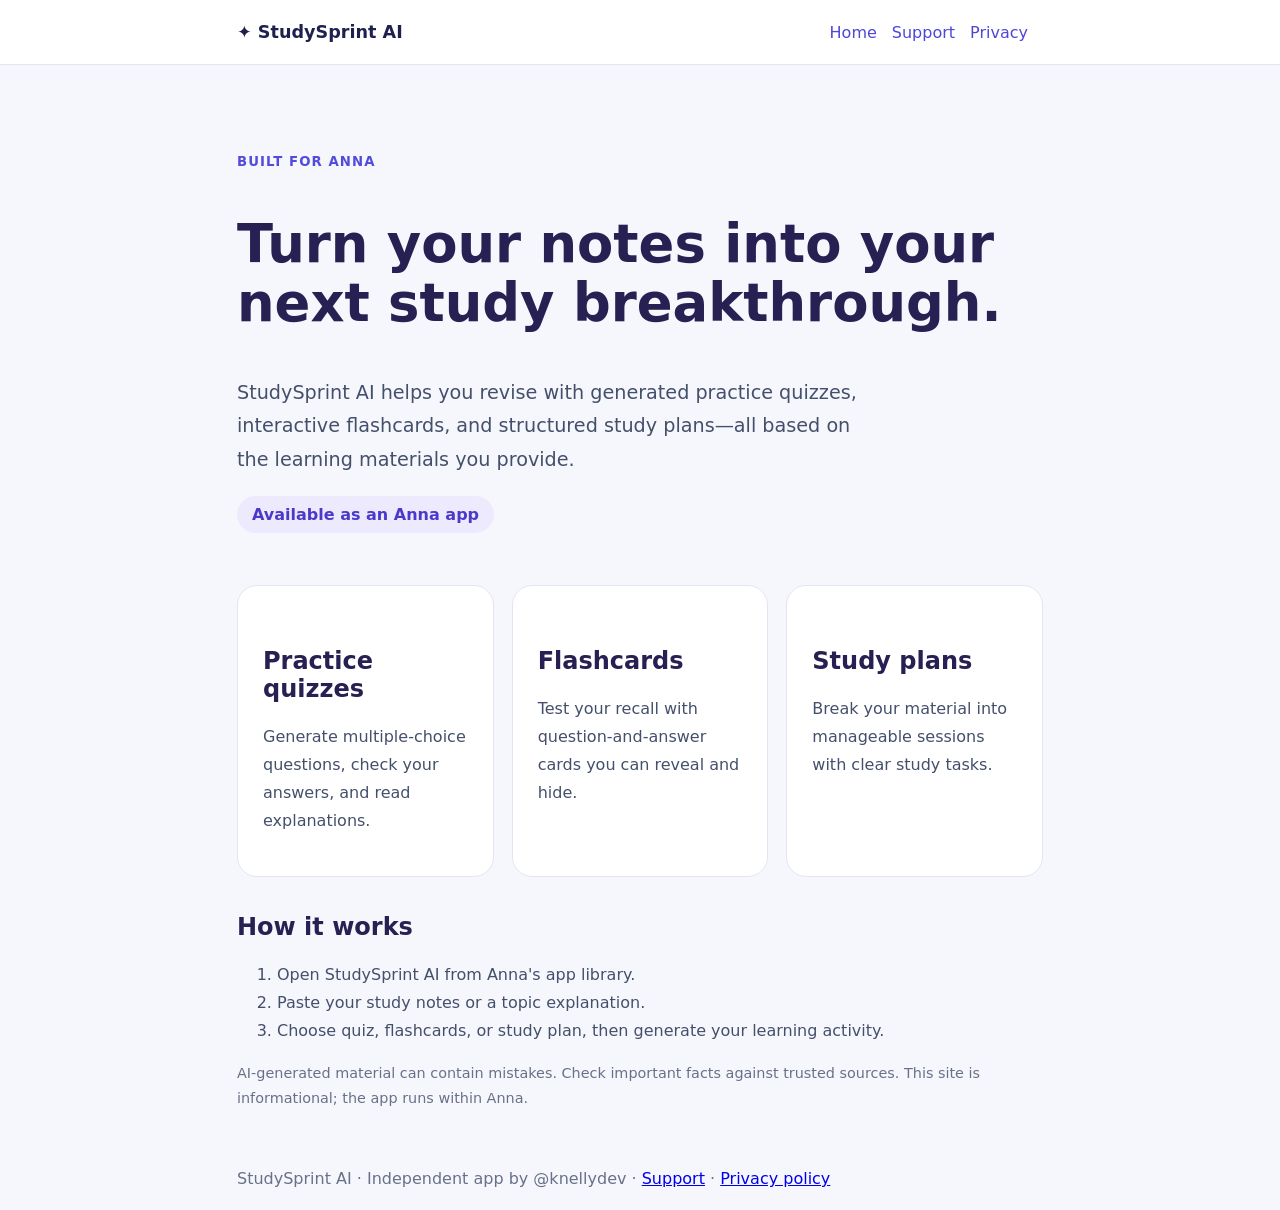
<file: index.html>
<!doctype html><html lang="en"><head><meta charset="utf-8"><meta name="viewport" content="width=device-width,initial-scale=1"><meta name="description" content="StudySprint AI transforms your own notes into AI-powered practice quizzes, flashcards and study plans on Anna."><title>StudySprint AI — Study smarter with your notes</title><link rel="stylesheet" href="style.css"></head><body><header><div class="wrap"><nav><span class="brand">✦ StudySprint AI</span><div><a href="index.html">Home</a><a href="support.html">Support</a><a href="privacy.html">Privacy</a></div></nav></div></header><main class="wrap"><section class="hero"><span class="eyebrow">Built for Anna</span><h1>Turn your notes into your next study breakthrough.</h1><p class="lead">StudySprint AI helps you revise with generated practice quizzes, interactive flashcards, and structured study plans—all based on the learning materials you provide.</p><span class="pill">Available as an Anna app</span></section><section class="cards"><div class="card"><h2>Practice quizzes</h2><p>Generate multiple-choice questions, check your answers, and read explanations.</p></div><div class="card"><h2>Flashcards</h2><p>Test your recall with question-and-answer cards you can reveal and hide.</p></div><div class="card"><h2>Study plans</h2><p>Break your material into manageable sessions with clear study tasks.</p></div></section><h2>How it works</h2><ol><li>Open StudySprint AI from Anna's app library.</li><li>Paste your study notes or a topic explanation.</li><li>Choose quiz, flashcards, or study plan, then generate your learning activity.</li></ol><p class="subtle">AI-generated material can contain mistakes. Check important facts against trusted sources. This site is informational; the app runs within Anna.</p></main><footer class="wrap">StudySprint AI · Independent app by @knellydev · <a href="support.html">Support</a> · <a href="privacy.html">Privacy policy</a></footer></body></html>
</file>
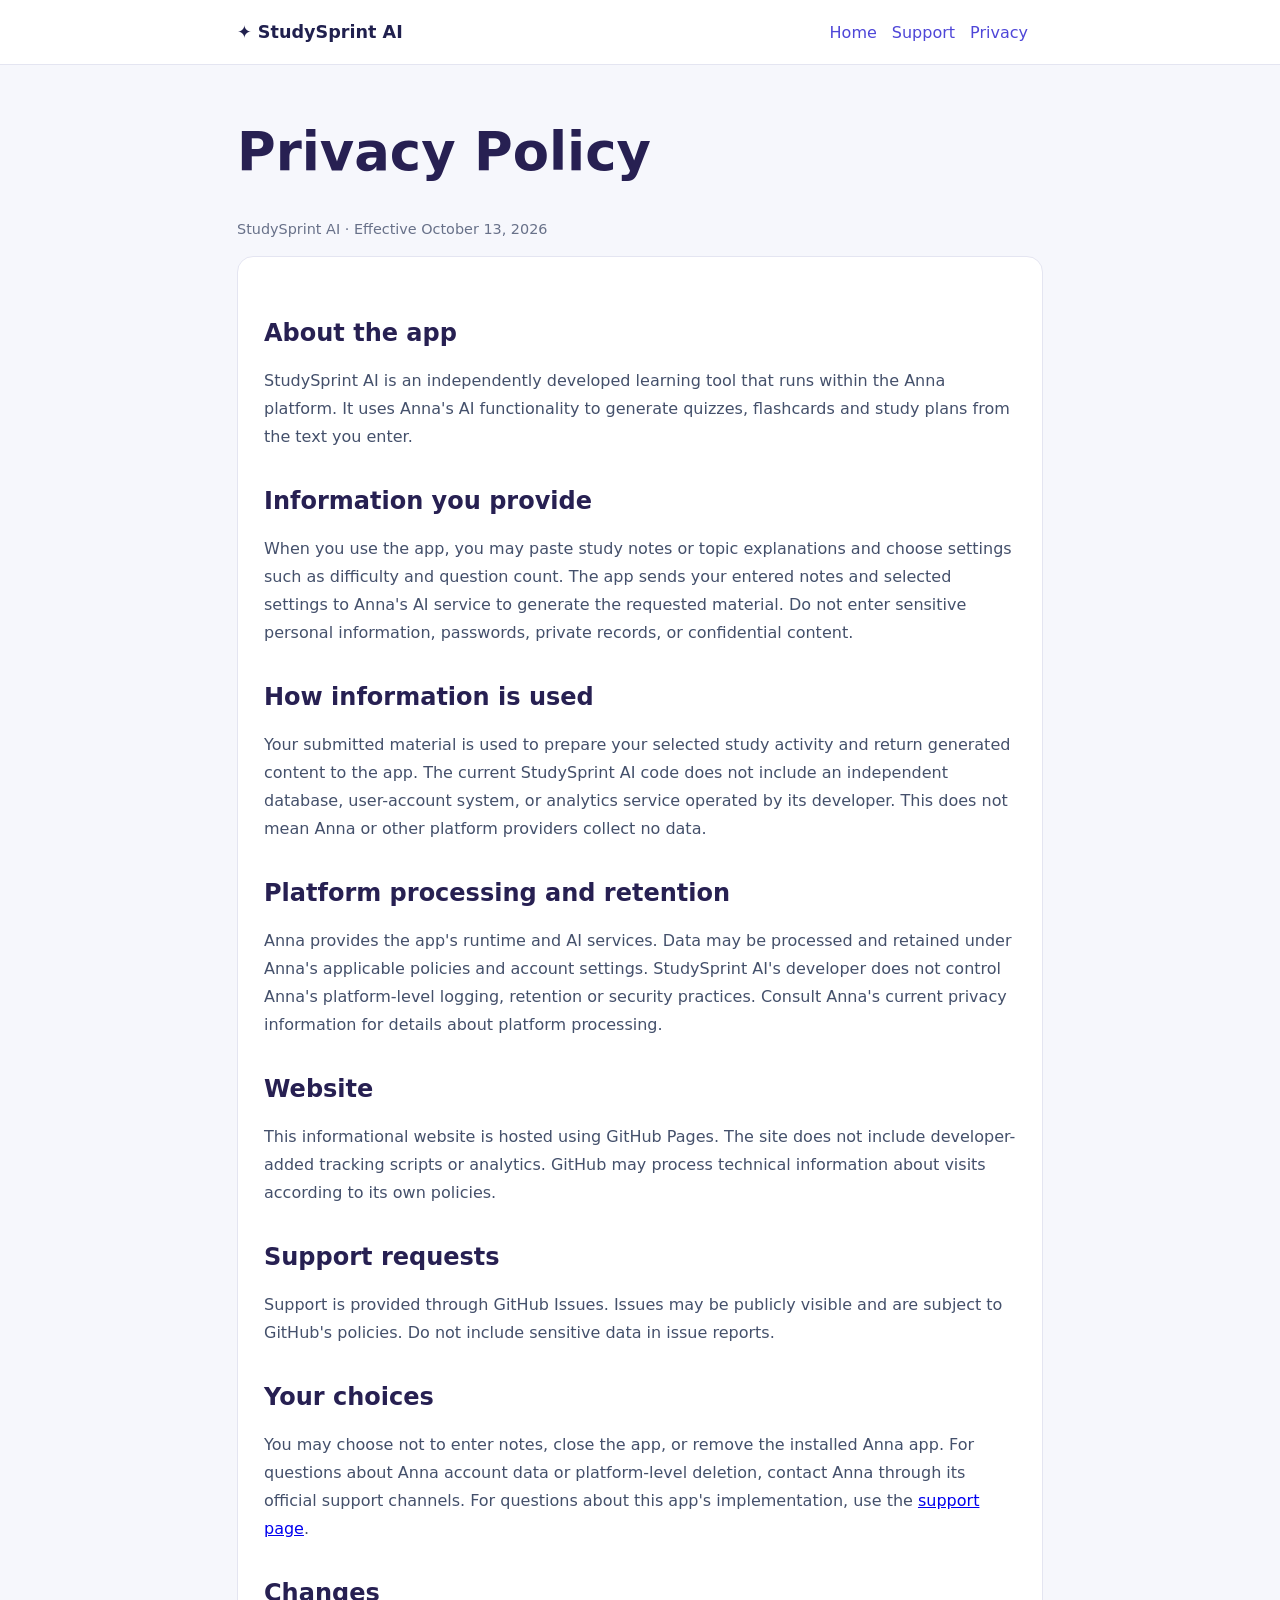
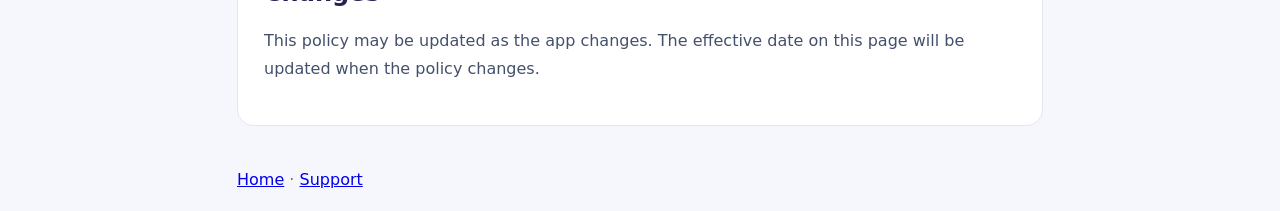
<file: privacy.html>
<!doctype html><html lang="en"><head><meta charset="utf-8"><meta name="viewport" content="width=device-width,initial-scale=1"><title>Privacy Policy — StudySprint AI</title><link rel="stylesheet" href="style.css"></head><body><header><div class="wrap"><nav><span class="brand">✦ StudySprint AI</span><div><a href="index.html">Home</a><a href="support.html">Support</a><a href="privacy.html">Privacy</a></div></nav></div></header><main class="wrap"><h1>Privacy Policy</h1><p class="subtle">StudySprint AI · Effective October 13, 2026</p><div class="legal"><h2>About the app</h2><p>StudySprint AI is an independently developed learning tool that runs within the Anna platform. It uses Anna's AI functionality to generate quizzes, flashcards and study plans from the text you enter.</p><h2>Information you provide</h2><p>When you use the app, you may paste study notes or topic explanations and choose settings such as difficulty and question count. The app sends your entered notes and selected settings to Anna's AI service to generate the requested material. Do not enter sensitive personal information, passwords, private records, or confidential content.</p><h2>How information is used</h2><p>Your submitted material is used to prepare your selected study activity and return generated content to the app. The current StudySprint AI code does not include an independent database, user-account system, or analytics service operated by its developer. This does not mean Anna or other platform providers collect no data.</p><h2>Platform processing and retention</h2><p>Anna provides the app's runtime and AI services. Data may be processed and retained under Anna's applicable policies and account settings. StudySprint AI's developer does not control Anna's platform-level logging, retention or security practices. Consult Anna's current privacy information for details about platform processing.</p><h2>Website</h2><p>This informational website is hosted using GitHub Pages. The site does not include developer-added tracking scripts or analytics. GitHub may process technical information about visits according to its own policies.</p><h2>Support requests</h2><p>Support is provided through GitHub Issues. Issues may be publicly visible and are subject to GitHub's policies. Do not include sensitive data in issue reports.</p><h2>Your choices</h2><p>You may choose not to enter notes, close the app, or remove the installed Anna app. For questions about Anna account data or platform-level deletion, contact Anna through its official support channels. For questions about this app's implementation, use the <a href="support.html">support page</a>.</p><h2>Changes</h2><p>This policy may be updated as the app changes. The effective date on this page will be updated when the policy changes.</p></div></main><footer class="wrap"><a href="index.html">Home</a> · <a href="support.html">Support</a></footer></body></html>
</file>
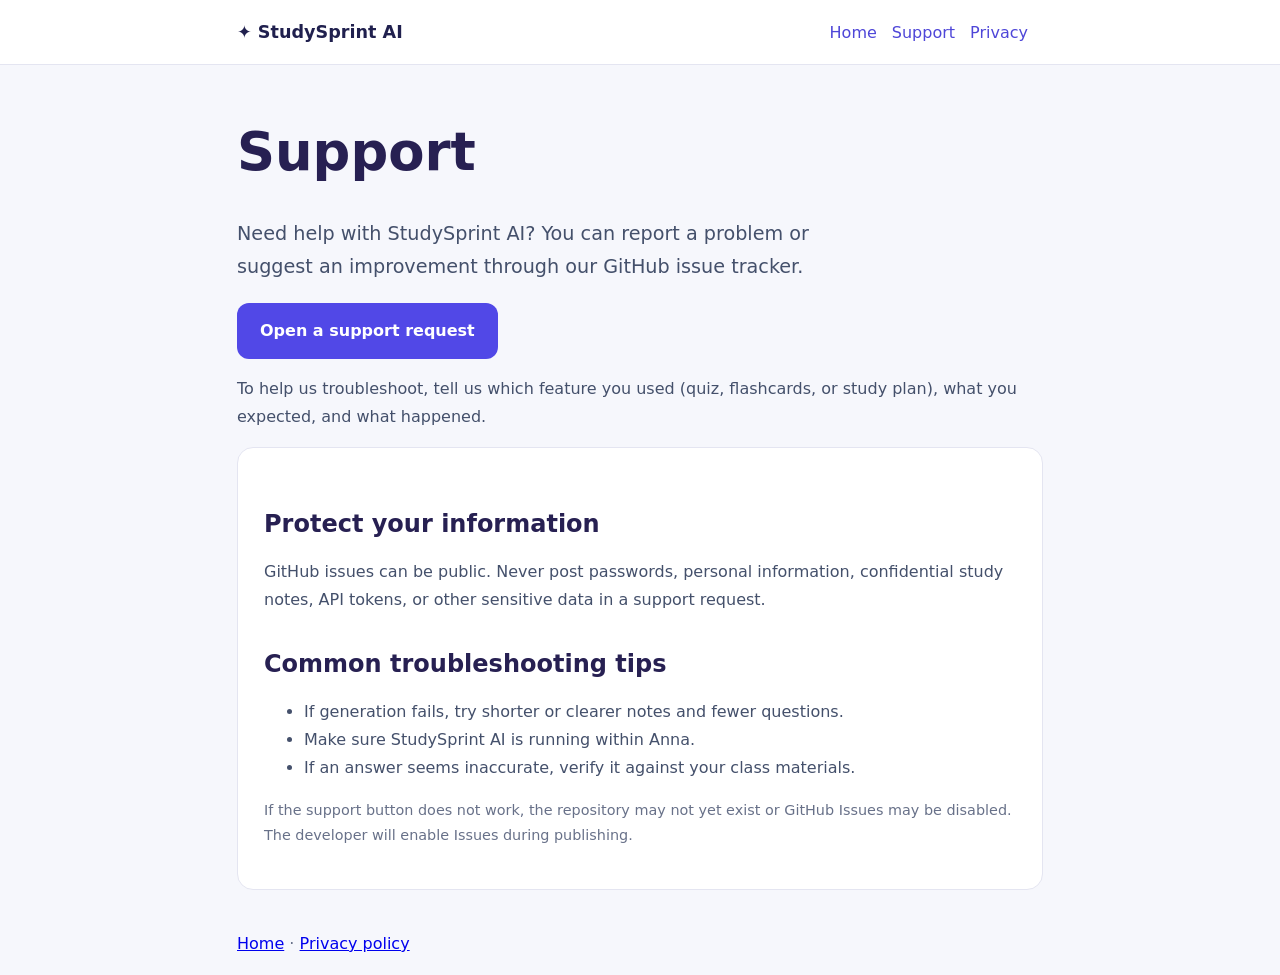
<file: support.html>
<!doctype html><html lang="en"><head><meta charset="utf-8"><meta name="viewport" content="width=device-width,initial-scale=1"><title>Support — StudySprint AI</title><link rel="stylesheet" href="style.css"></head><body><header><div class="wrap"><nav><span class="brand">✦ StudySprint AI</span><div><a href="index.html">Home</a><a href="support.html">Support</a><a href="privacy.html">Privacy</a></div></nav></div></header><main class="wrap"><h1>Support</h1><p class="lead">Need help with StudySprint AI? You can report a problem or suggest an improvement through our GitHub issue tracker.</p><p><a class="button" href="https://github.com/kimyee1/studysprint-ai-site/issues/new" rel="noopener noreferrer">Open a support request</a></p><p>To help us troubleshoot, tell us which feature you used (quiz, flashcards, or study plan), what you expected, and what happened.</p><div class="legal"><h2>Protect your information</h2><p>GitHub issues can be public. Never post passwords, personal information, confidential study notes, API tokens, or other sensitive data in a support request.</p><h2>Common troubleshooting tips</h2><ul><li>If generation fails, try shorter or clearer notes and fewer questions.</li><li>Make sure StudySprint AI is running within Anna.</li><li>If an answer seems inaccurate, verify it against your class materials.</li></ul><p class="subtle">If the support button does not work, the repository may not yet exist or GitHub Issues may be disabled. The developer will enable Issues during publishing.</p></div></main><footer class="wrap"><a href="index.html">Home</a> · <a href="privacy.html">Privacy policy</a></footer></body></html>
</file>
<file: style.css>
:root{font-family:Inter,system-ui,-apple-system,Segoe UI,Arial,sans-serif;color:#19213c;background:#f6f7fc}*{box-sizing:border-box}body{margin:0}header{background:#fff;border-bottom:1px solid #e4e5f1}.wrap{max-width:850px;margin:auto;padding:22px}nav{display:flex;justify-content:space-between;align-items:center;gap:12px;flex-wrap:wrap}nav a{color:#4e46d8;text-decoration:none;margin-right:15px}.brand{font-weight:800;color:#20204e;font-size:1.1rem}.hero{padding:64px 0 22px}h1{font-size:clamp(2rem,5vw,3.3rem);line-height:1.12;color:#272052}h2{margin-top:36px;color:#272052}p,li{line-height:1.75;color:#44506b} .lead{font-size:1.2rem;max-width:640px}.eyebrow{color:#534bdc;font-weight:700;letter-spacing:.08em;text-transform:uppercase;font-size:.83rem}.pill{display:inline-block;border-radius:40px;padding:9px 15px;background:#eeeafd;color:#493acc;font-weight:700}.cards{display:grid;grid-template-columns:repeat(auto-fit,minmax(210px,1fr));gap:18px;margin:30px 0}.card{background:white;padding:25px;border-radius:20px;border:1px solid #e4e5f1}.button{display:inline-block;background:#5148e7;color:#fff;padding:14px 23px;border-radius:12px;text-decoration:none;font-weight:700}.subtle{font-size:.9rem;color:#687189}.legal{background:#fff;padding:26px;border:1px solid #e4e5f1;border-radius:16px}footer{padding:24px 0 45px;color:#687189}a{overflow-wrap:anywhere}@media(max-width:500px){.wrap{padding:17px}.hero{padding-top:40px}}
</file>
